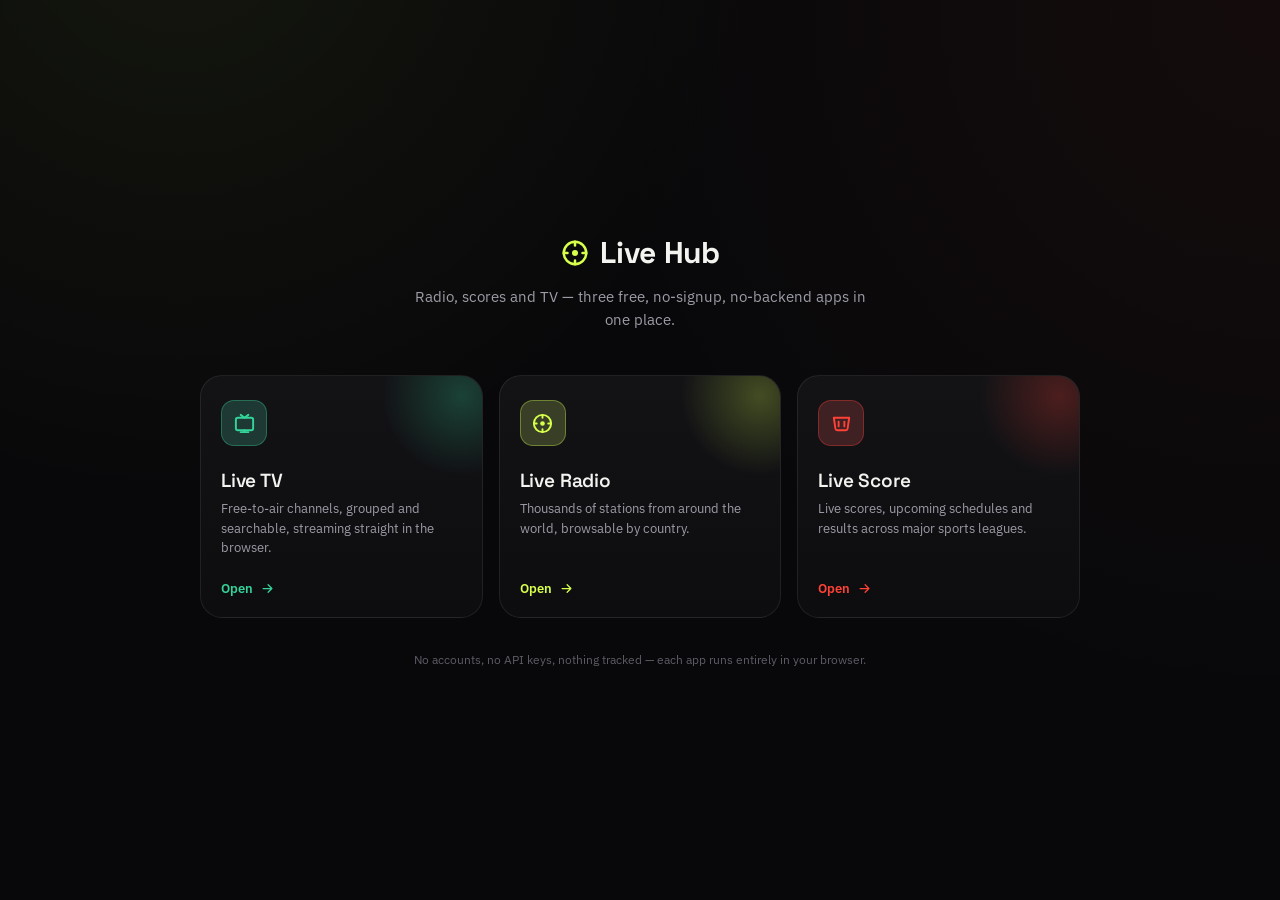
<file: index.html>
<!DOCTYPE html>
<html lang="en">
<head>
<meta charset="UTF-8">
<meta name="viewport" content="width=device-width, initial-scale=1.0, viewport-fit=cover">
<title>Live Hub — Radio, Scores &amp; TV</title>
<meta name="description" content="One home for Live Radio, Live Score and Live TV — free, no-signup, no-backend.">
<link rel="icon" href="data:image/svg+xml,%3Csvg xmlns='http://www.w3.org/2000/svg' viewBox='0 0 100 100'%3E%3Crect width='100' height='100' rx='22' fill='%230a0a0c'/%3E%3Ccircle cx='50' cy='50' r='30' fill='none' stroke='%23d7ff4b' stroke-width='7'/%3E%3Ccircle cx='50' cy='50' r='7' fill='%23d7ff4b'/%3E%3C/svg%3E">
<link rel="preconnect" href="https://fonts.googleapis.com">
<link rel="preconnect" href="https://fonts.gstatic.com" crossorigin>
<link href="https://fonts.googleapis.com/css2?family=Space+Grotesk:wght@500;600;700&family=IBM+Plex+Sans:wght@400;500;600&family=IBM+Plex+Mono:wght@400;500&display=swap" rel="stylesheet">
<link rel="stylesheet" href="shell.css">
</head>
<body>

<!-- ============ HOME SCREEN ============ -->
<div class="home" id="homeScreen">
  <div class="home-inner">
    <header class="home-head">
      <div class="brand">
        <span class="brand-mark" aria-hidden="true">
          <svg viewBox="0 0 24 24" fill="none"><circle cx="12" cy="12" r="9" stroke="currentColor" stroke-width="2"/><circle cx="12" cy="12" r="2.4" fill="currentColor"/><path d="M12 3v3M12 18v3M3 12h3M18 12h3" stroke="currentColor" stroke-width="2" stroke-linecap="round"/></svg>
        </span>
        <h1>Live Hub</h1>
      </div>
      <p class="home-tagline">Radio, scores and TV — three free, no-signup, no-backend apps in one place.</p>
    </header>

    <div class="app-grid" id="appGrid" role="list">


      <button class="app-card" data-app="tv" style="--accent:#34d399; --accent-ink:#07160f;" role="listitem">
        <span class="app-card-glow" aria-hidden="true"></span>
        <span class="app-card-icon">
          <svg viewBox="0 0 24 24" fill="none"><rect x="3" y="6" width="18" height="13" rx="2" stroke="currentColor" stroke-width="2"/><path d="M8 21h8M12 19v2M8 3l4 3 4-3" stroke="currentColor" stroke-width="2" stroke-linecap="round" stroke-linejoin="round"/></svg>
        </span>
        <span class="app-card-body">
          <span class="app-card-name">Live TV</span>
          <span class="app-card-desc">Free-to-air channels, grouped and searchable, streaming straight in the browser.</span>
        </span>
        <span class="app-card-cta">
          Open
          <svg viewBox="0 0 24 24" fill="none"><path d="M5 12h14M13 6l6 6-6 6" stroke="currentColor" stroke-width="2" stroke-linecap="round" stroke-linejoin="round"/></svg>
        </span>
      </button>
      
      <button class="app-card" data-app="radio" style="--accent:#d7ff4b; --accent-ink:#10130a;" role="listitem">
        <span class="app-card-glow" aria-hidden="true"></span>
        <span class="app-card-icon">
          <svg viewBox="0 0 24 24" fill="none"><circle cx="12" cy="12" r="9" stroke="currentColor" stroke-width="2"/><circle cx="12" cy="12" r="2.4" fill="currentColor"/><path d="M12 3v3M12 18v3M3 12h3M18 12h3" stroke="currentColor" stroke-width="2" stroke-linecap="round"/></svg>
        </span>
        <span class="app-card-body">
          <span class="app-card-name">Live Radio</span>
          <span class="app-card-desc">Thousands of stations from around the world, browsable by country.</span>
        </span>
        <span class="app-card-cta">
          Open
          <svg viewBox="0 0 24 24" fill="none"><path d="M5 12h14M13 6l6 6-6 6" stroke="currentColor" stroke-width="2" stroke-linecap="round" stroke-linejoin="round"/></svg>
        </span>
      </button>

      <button class="app-card" data-app="scores" style="--accent:#ff4136; --accent-ink:#180706;" role="listitem">
        <span class="app-card-glow" aria-hidden="true"></span>
        <span class="app-card-icon">
          <svg viewBox="0 0 24 24" fill="none"><path d="M4 6h16M4 6l1.6 11.2A2 2 0 0 0 7.6 19h8.8a2 2 0 0 0 2-1.8L20 6M9 10v5M15 10v5" stroke="currentColor" stroke-width="2" stroke-linecap="round" stroke-linejoin="round"/></svg>
        </span>
        <span class="app-card-body">
          <span class="app-card-name">Live Score</span>
          <span class="app-card-desc">Live scores, upcoming schedules and results across major sports leagues.</span>
        </span>
        <span class="app-card-cta">
          Open
          <svg viewBox="0 0 24 24" fill="none"><path d="M5 12h14M13 6l6 6-6 6" stroke="currentColor" stroke-width="2" stroke-linecap="round" stroke-linejoin="round"/></svg>
        </span>
      </button>



    </div>

    <p class="home-foot">No accounts, no API keys, nothing tracked — each app runs entirely in your browser.</p>
  </div>
</div>

<!-- ============ APP VIEW (iframe host) ============ -->
<div class="app-view" id="appView" hidden>
  <div class="app-bar">
    <button class="back-btn" id="backBtn" title="Back to home">
      <svg viewBox="0 0 24 24" fill="none"><path d="M19 12H5M11 18l-6-6 6-6" stroke="currentColor" stroke-width="2" stroke-linecap="round" stroke-linejoin="round"/></svg>
      <span>Home</span>
    </button>
    <div class="app-bar-title">
      <span class="app-bar-dot" id="appBarDot" aria-hidden="true"></span>
      <span id="appBarName">—</span>
    </div>
    <button class="reload-btn" id="syncBtn" title="Sync favorites (user.db)" hidden>
      <svg viewBox="0 0 24 24" fill="none"><path d="M7.5 15.5 2 6l3-5h9l5.5 9.5M7.5 15.5H18M7.5 15.5 4.5 20.5h9L18 15.5m-5.5-9.5L18 15.5" stroke="currentColor" stroke-width="1.6" stroke-linejoin="round"/></svg>
    </button>
    <button class="reload-btn" id="reloadBtn" title="Reload this app">
      <svg viewBox="0 0 24 24" fill="none"><path d="M3 12a9 9 0 1 1 3 6.7" stroke="currentColor" stroke-width="2" stroke-linecap="round"/><path d="M3 12V6M3 12h6" stroke="currentColor" stroke-width="2" stroke-linecap="round" stroke-linejoin="round"/></svg>
    </button>
  </div>
  <iframe id="appFrame" title="App" allow="autoplay; encrypted-media; picture-in-picture" allowfullscreen></iframe>
</div>

<script src="shell.js" defer></script>
</body>
</html>
</file>
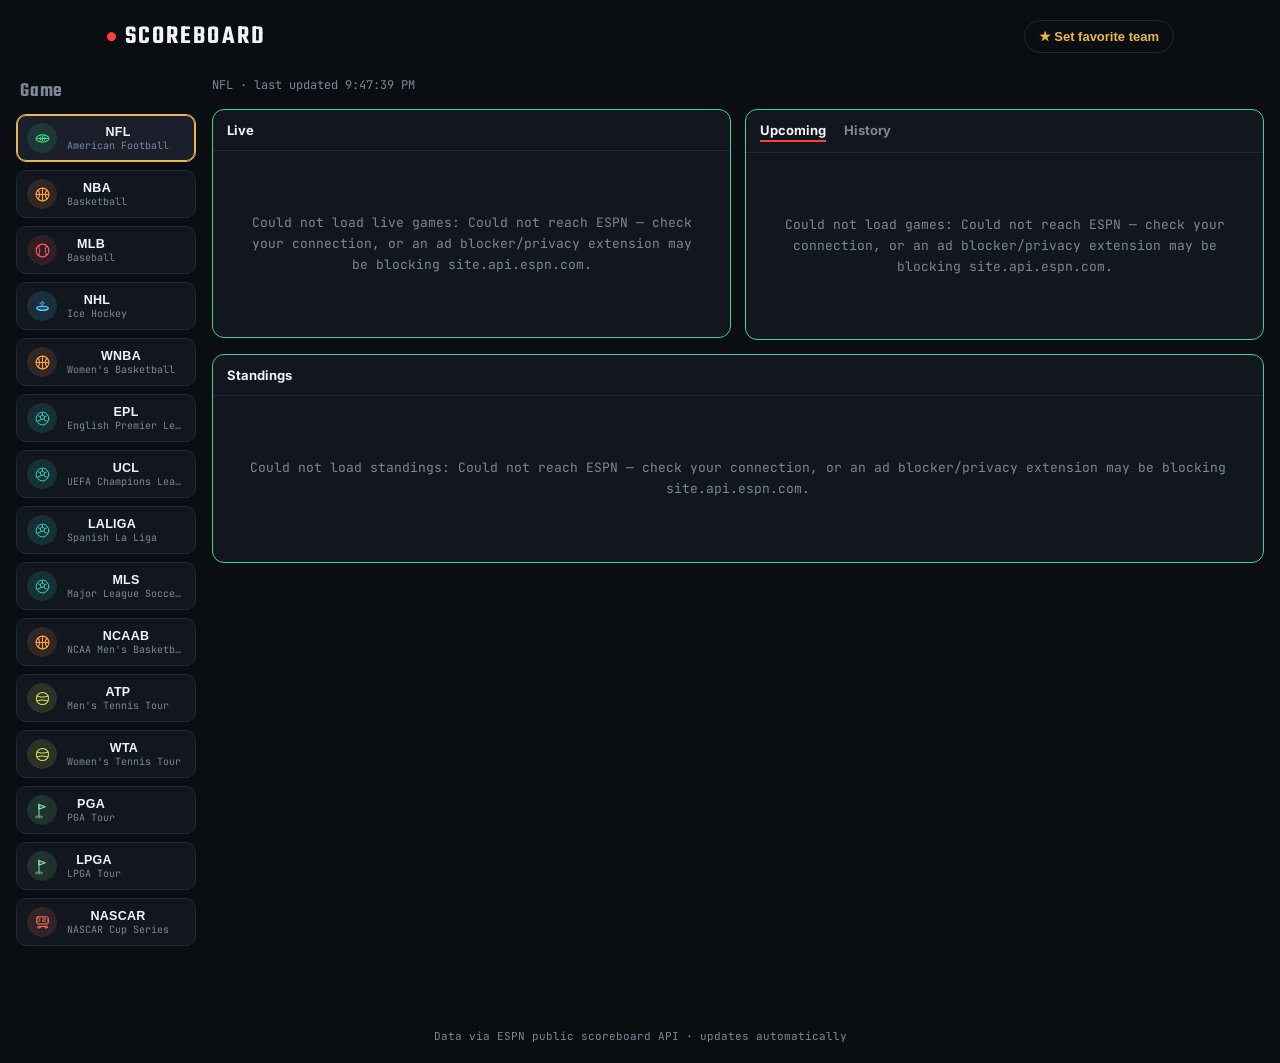
<file: scores/index.html>
<!DOCTYPE html>
<html lang="en">
<head>
<meta charset="UTF-8">
<meta name="viewport" content="width=device-width, initial-scale=1.0">
<title>Scoreboard — Live Scores, Schedules &amp; Results</title>
<meta name="description" content="Live scores, upcoming schedules and results across major sports leagues.">
<link rel="icon" href="data:image/svg+xml,<svg xmlns=%22http://www.w3.org/2000/svg%22 viewBox=%220 0 100 100%22><rect width=%22100%22 height=%22100%22 rx=%2218%22 fill=%22%230A0D12%22/><circle cx=%2250%22 cy=%2250%22 r=%2210%22 fill=%22%23FF4136%22/></svg>">
<link rel="preconnect" href="https://fonts.googleapis.com">
<link rel="preconnect" href="https://fonts.gstatic.com" crossorigin>
<link href="https://fonts.googleapis.com/css2?family=Teko:wght@400;500;600;700&family=Inter:wght@400;500;600;700;800&family=JetBrains+Mono:wght@400;500;600&display=swap" rel="stylesheet">
<style>
:root{
  --bg:#0A0D12;
  --surface:#12161F;
  --surface-2:#1A1F2B;
  --line:#232838;
  --text:#F2F4F7;
  --text-muted:#7C8797;
  --live:#FF4136;
  --gold:#E8B84B;
  --win:#34D399;
  --loss:#5B6472;
  --radius:10px;
}

*{box-sizing:border-box;}
html{-webkit-text-size-adjust:100%;}
body{
  margin:0;
  background:var(--bg);
  color:var(--text);
  font-family:'Inter',system-ui,sans-serif;
  min-height:100vh;
}
::selection{background:var(--gold);color:#111;}

/* ---------- Favorite ticker bar ---------- */
.fav-bar{
  background:linear-gradient(90deg,#161B26,#0F1319 70%);
  border-bottom:1px solid var(--line);
  overflow:hidden;
}
.fav-bar.hidden{display:none;}
.fav-bar-inner{
  max-width:1100px;
  margin:0 auto;
  display:flex;
  align-items:center;
  gap:12px;
  padding:10px 16px;
}
.fav-dot{
  width:8px;height:8px;border-radius:50%;
  background:var(--text-muted);
  flex:0 0 auto;
}
.fav-dot.live{background:var(--live);box-shadow:0 0 0 0 rgba(255,65,54,.6);animation:pulse 1.6s infinite;}
@keyframes pulse{
  0%{box-shadow:0 0 0 0 rgba(255,65,54,.55);}
  70%{box-shadow:0 0 0 8px rgba(255,65,54,0);}
  100%{box-shadow:0 0 0 0 rgba(255,65,54,0);}
}
.fav-logo{width:28px;height:28px;object-fit:contain;flex:0 0 auto;}
.fav-info{display:flex;flex-direction:column;line-height:1.2;flex:1 1 auto;min-width:0;}
.fav-name{font-weight:700;font-size:13px;letter-spacing:.02em;color:var(--gold);}
.fav-detail{font-size:12px;color:var(--text-muted);font-family:'JetBrains Mono',monospace;white-space:nowrap;overflow:hidden;text-overflow:ellipsis;}
.fav-score{
  font-family:'Teko',sans-serif;
  font-size:26px;font-weight:600;
  letter-spacing:.02em;
  color:var(--text);
  flex:0 0 auto;
}
.fav-clear{
  background:none;border:none;color:var(--text-muted);cursor:pointer;
  font-size:13px;padding:4px 6px;flex:0 0 auto;
}
.fav-clear:hover{color:var(--live);}

/* ---------- Top bar ---------- */
.topbar{
  max-width:1100px;margin:0 auto;
  display:flex;align-items:center;justify-content:space-between;
  padding:18px 16px 8px;
}
.brand{display:flex;align-items:center;gap:8px;}
.brand-mark{color:var(--live);font-size:12px;}
.brand-text{
  font-family:'Teko',sans-serif;
  font-size:26px;font-weight:600;
  letter-spacing:.08em;
}
.btn-ghost{
  background:transparent;
  border:1px solid var(--line);
  color:var(--gold);
  padding:8px 14px;
  border-radius:999px;
  font-size:13px;
  font-weight:600;
  cursor:pointer;
  transition:border-color .15s, background .15s;
}
.btn-ghost:hover{border-color:var(--gold);background:rgba(232,184,75,.08);}

/* ---------- App layout: sidebar + dashboard ---------- */
.app-layout{
  display:flex;
  align-items:flex-start;
  gap:16px;
  max-width:1400px;
  margin:0 auto;
  padding:14px 16px 60px;
}
.sidebar{
  flex:0 0 180px;
  position:sticky;
  top:14px;
  max-height:calc(100vh - 28px);
  overflow-y:auto;
  scrollbar-width:none;
}
.sidebar::-webkit-scrollbar{display:none;}
.sidebar-title{
  font-family:'Teko',sans-serif;font-size:20px;font-weight:600;
  color:var(--text-muted);letter-spacing:.04em;
  padding:0 4px 8px;
}
.league-list{display:flex;flex-direction:column;gap:8px;}
.league-item{
  display:flex;align-items:center;gap:10px;
  background:var(--surface);
  border:1px solid var(--line);
  border-radius:10px;
  padding:8px 10px;
  cursor:pointer;
  -webkit-user-select:none;user-select:none;
  transition:border-color .15s, background .15s;
}
.league-item:hover{border-color:#3A4256;}
.league-item.active{
  border-color:var(--gold);
  background:var(--surface-2);
  box-shadow:inset 0 0 0 1px var(--gold);
}
.league-item-icon{
  width:30px;height:30px;border-radius:50%;
  display:flex;align-items:center;justify-content:center;
  flex:0 0 auto;
}
.league-item-icon svg{width:17px;height:17px;display:block;}
.league-item-text{display:flex;flex-direction:column;line-height:1.2;min-width:0;}
.league-item-name{font-size:12.5px;font-weight:800;letter-spacing:.02em;color:var(--text);white-space:nowrap;overflow:hidden;text-overflow:ellipsis;}
.league-item-desc{font-size:10px;color:var(--text-muted);white-space:nowrap;overflow:hidden;text-overflow:ellipsis;font-family:'JetBrains Mono',monospace;}

/* ---------- Legacy chip style (still used by favorite-team league picker) ---------- */
.chip{
  background:var(--surface);
  border:1px solid var(--line);
  color:var(--text-muted);
  font-size:12px;font-weight:600;
  padding:6px 12px;
  border-radius:999px;
  cursor:pointer;
  white-space:nowrap;
}
.chip.active{color:var(--bg);background:var(--gold);border-color:var(--gold);}

/* ---------- Dashboard: Live / Upcoming-History / Standings panels ---------- */
main.dashboard{
  flex:1 1 auto;
  min-width:0;
  display:grid;
  grid-template-columns:1fr 1fr;
  grid-template-areas:
    "status   status"
    "live     updown"
    "standings standings";
  gap:14px;
  align-items:start;
}
.status-line{
  grid-area:status;
  font-family:'JetBrains Mono',monospace;
  font-size:12px;color:var(--text-muted);
  min-height:18px;
}
.panel-live{grid-area:live;}
.panel-updown{grid-area:updown;}
.panel-standings{grid-area:standings;}

.panel{
  border:1px solid var(--win);
  border-radius:12px;
  background:var(--surface);
  overflow:hidden;
  display:flex;flex-direction:column;
}
.panel-header{
  padding:12px 14px;
  border-bottom:1px solid var(--line);
  font-family:'Inter',sans-serif;font-weight:700;font-size:13px;
  color:var(--text);
  display:flex;gap:18px;align-items:center;
}
.panel-subtabs{padding:10px 14px;}
.subtab{
  background:none;border:none;color:var(--text-muted);
  font-family:'Inter',sans-serif;font-weight:700;font-size:13px;
  cursor:pointer;padding:2px 0;border-bottom:2px solid transparent;
}
.subtab.active{color:var(--text);border-bottom-color:var(--live);}
.panel-body{
  padding:12px;
  display:flex;flex-direction:column;gap:10px;
  max-height:520px;
  overflow-y:auto;
}
.panel-standings .panel-body{max-height:none;overflow-y:visible;}

@media (max-width:860px){
  .app-layout{flex-direction:column;padding:14px 12px 60px;}
  .sidebar{
    flex:0 0 auto;position:static;max-height:none;width:100%;
  }
  .league-list{flex-direction:row;overflow-x:auto;padding-bottom:4px;}
  .league-item{flex:0 0 auto;min-width:150px;}
  main.dashboard{
    grid-template-columns:1fr;
    grid-template-areas:
      "status"
      "live"
      "updown"
      "standings";
  }
}

/* ---------- Game card ---------- */
.game-card{
  background:var(--surface);
  border:1px solid var(--line);
  border-radius:var(--radius);
  padding:14px;
  cursor:pointer;
  transition:border-color .15s, transform .1s;
}
.game-card:hover{border-color:#3A4256;}
.game-card:active{transform:scale(.99);}
.game-card.is-favorite{border-color:var(--gold);}
.card-top{
  display:flex;justify-content:space-between;align-items:center;
  font-size:11px;color:var(--text-muted);
  font-family:'JetBrains Mono',monospace;
  margin-bottom:10px;
  text-transform:uppercase;letter-spacing:.05em;
}
.status-pill{
  padding:2px 8px;border-radius:999px;
  font-weight:700;font-size:10px;
}
.status-pill.live{background:rgba(255,65,54,.15);color:var(--live);}
.status-pill.pre{background:rgba(124,135,151,.15);color:var(--text-muted);}
.status-pill.post{background:rgba(124,135,151,.1);color:var(--text-muted);}
.matchup{display:flex;flex-direction:column;gap:8px;}
.team-row{display:flex;align-items:center;justify-content:space-between;gap:8px;}
.team-id{display:flex;align-items:center;gap:8px;min-width:0;}
.team-logo{width:22px;height:22px;object-fit:contain;flex:0 0 auto;}
.team-name{font-size:14px;font-weight:600;white-space:nowrap;overflow:hidden;text-overflow:ellipsis;}
.team-name.winner{color:var(--win);}
.team-score{
  font-family:'Teko',sans-serif;font-size:24px;font-weight:600;
  min-width:28px;text-align:right;
  color:var(--text);
}
.card-bottom{
  margin-top:10px;padding-top:8px;border-top:1px solid var(--line);
  font-size:11px;color:var(--text-muted);font-family:'JetBrains Mono',monospace;
  display:flex;justify-content:space-between;
}

/* ---------- Empty / loading ---------- */
.empty-state{
  grid-column:1/-1;
  text-align:center;
  padding:50px 20px;
  color:var(--text-muted);
  font-family:'JetBrains Mono',monospace;
  font-size:13px;
  line-height:1.6;
}

/* ---------- Leaderboard card (golf / racing) ---------- */
.leaderboard-title{
  font-size:14px;font-weight:700;margin-bottom:10px;
  white-space:nowrap;overflow:hidden;text-overflow:ellipsis;
}
.leaderboard-list{display:flex;flex-direction:column;gap:6px;}
.leaderboard-row{
  display:grid;grid-template-columns:20px 1fr auto;gap:8px;align-items:center;
  font-size:13px;
}
.lb-pos{color:var(--text-muted);font-family:'JetBrains Mono',monospace;font-size:11px;}
.lb-name{white-space:nowrap;overflow:hidden;text-overflow:ellipsis;}
.lb-score{font-family:'Teko',sans-serif;font-size:18px;font-weight:600;color:var(--gold);}
.leaderboard-detail-title{font-size:16px;font-weight:700;margin-bottom:10px;}
.leaderboard-detail-table{margin-top:4px;}

/* ---------- Standings ---------- */
.standings-view{max-width:1100px;margin:0 auto;}
.standings-view.hidden{display:none;}
.standings-group{margin-bottom:24px;}
.standings-group-title{
  font-family:'Teko',sans-serif;font-size:22px;font-weight:600;
  margin-bottom:8px;color:var(--text);
}
.standings-table{
  width:100%;border-collapse:collapse;
  font-family:'JetBrains Mono',monospace;font-size:12px;
  background:var(--surface);border:1px solid var(--line);border-radius:10px;overflow:hidden;
}
.standings-table th, .standings-table td{
  padding:8px 10px;text-align:center;border-bottom:1px solid var(--line);color:var(--text-muted);
}
.standings-table th{font-size:10px;text-transform:uppercase;letter-spacing:.04em;color:var(--text-muted);}
.standings-table tr:last-child td{border-bottom:none;}
.standings-table td:first-child, .standings-table th:first-child{text-align:left;}
.standings-team-cell{display:flex;align-items:center;gap:8px;color:var(--text);font-weight:600;}
.standings-rank{color:var(--text-muted);font-size:11px;width:16px;flex:0 0 auto;}
.standings-logo{width:20px;height:20px;object-fit:contain;flex:0 0 auto;}

/* ---------- Overlay / detail panel ---------- */
.overlay{
  position:fixed;inset:0;background:rgba(6,8,12,.7);
  display:flex;align-items:flex-end;justify-content:center;
  z-index:50;backdrop-filter:blur(2px);
}
.overlay.hidden{display:none;}
@media (min-width:640px){
  .overlay{align-items:center;}
}
.detail-panel{
  background:var(--surface);
  border:1px solid var(--line);
  width:100%;max-width:560px;
  max-height:88vh;overflow-y:auto;
  border-radius:16px 16px 0 0;
  padding:20px;
  position:relative;
}
@media (min-width:640px){
  .detail-panel{border-radius:16px;}
}
.detail-close{
  position:absolute;top:14px;right:14px;
  background:var(--surface-2);border:none;color:var(--text-muted);
  width:30px;height:30px;border-radius:50%;cursor:pointer;font-size:14px;
}
.loader{color:var(--text-muted);font-family:'JetBrains Mono',monospace;font-size:13px;padding:30px 0;text-align:center;}

/* Detail content */
.detail-league{font-size:11px;color:var(--text-muted);text-transform:uppercase;letter-spacing:.06em;font-family:'JetBrains Mono',monospace;margin-bottom:6px;}
.detail-status{font-size:12px;font-weight:700;color:var(--live);margin-bottom:14px;}
.detail-status.post{color:var(--text-muted);}
.detail-status.pre{color:var(--gold);}
.detail-matchup{display:flex;flex-direction:column;gap:14px;margin-bottom:16px;}
.detail-team{display:flex;align-items:center;justify-content:space-between;}
.detail-team-id{display:flex;align-items:center;gap:10px;}
.detail-logo{width:36px;height:36px;object-fit:contain;}
.detail-team-name{font-size:16px;font-weight:700;}
.detail-team-record{font-size:11px;color:var(--text-muted);font-family:'JetBrains Mono',monospace;}
.detail-score{font-family:'Teko',sans-serif;font-size:38px;font-weight:600;}

.linescore-table{width:100%;border-collapse:collapse;margin:14px 0;font-family:'JetBrains Mono',monospace;font-size:12px;}
.linescore-table th,.linescore-table td{padding:6px 8px;text-align:center;border-bottom:1px solid var(--line);color:var(--text-muted);}
.linescore-table td:first-child,.linescore-table th:first-child{text-align:left;color:var(--text);}
.linescore-table tr:last-child td{color:var(--text);font-weight:600;}

.detail-meta{font-size:12px;color:var(--text-muted);font-family:'JetBrains Mono',monospace;line-height:1.7;margin-top:10px;}
.detail-venue{margin-top:2px;}
.detail-note{margin-top:14px;padding:10px 12px;background:var(--surface-2);border-radius:8px;font-size:12px;color:var(--text-muted);}

/* ---------- Favorite picker ---------- */
.fav-panel-title{font-family:'Teko',sans-serif;font-size:26px;font-weight:600;margin:6px 0 2px;}
.fav-panel-sub{font-size:12px;color:var(--text-muted);margin-bottom:14px;}
.fav-league-select{display:flex;gap:8px;flex-wrap:wrap;margin-bottom:12px;}
.team-search{
  width:100%;padding:10px 12px;border-radius:8px;
  border:1px solid var(--line);background:var(--surface-2);color:var(--text);
  font-size:14px;margin-bottom:12px;
}
.team-search:focus{outline:1px solid var(--gold);}
.team-results{display:flex;flex-direction:column;gap:6px;max-height:340px;overflow-y:auto;}
.team-result-row{
  display:flex;align-items:center;gap:10px;
  padding:9px 10px;border-radius:8px;cursor:pointer;
  border:1px solid transparent;
}
.team-result-row:hover{background:var(--surface-2);border-color:var(--line);}
.team-result-logo{width:24px;height:24px;object-fit:contain;}
.team-result-name{font-size:13px;font-weight:600;}
.team-result-league{font-size:11px;color:var(--text-muted);margin-left:auto;font-family:'JetBrains Mono',monospace;}

/* ---------- Footer ---------- */
.footer{
  text-align:center;padding:20px;color:var(--text-muted);
  font-size:11px;font-family:'JetBrains Mono',monospace;
}

/* Focus visibility for accessibility */
button:focus-visible, .game-card:focus-visible, .chip:focus-visible, .league-item:focus-visible{
  outline:2px solid var(--gold);outline-offset:2px;
}

@media (prefers-reduced-motion:reduce){
  .fav-dot.live{animation:none;}
}

</style>
</head>
<body>

<div id="favoriteBar" class="fav-bar hidden">
  <div class="fav-bar-inner">
    <div class="fav-dot" id="favDot"></div>
    <img id="favLogo" class="fav-logo" alt="">
    <div class="fav-info">
      <span class="fav-name" id="favName">—</span>
      <span class="fav-detail" id="favDetail">No upcoming game found</span>
    </div>
    <div class="fav-score" id="favScore"></div>
    <button class="fav-clear" id="favClear" title="Remove favorite team" aria-label="Remove favorite team">✕</button>
  </div>
</div>

<header class="topbar">
  <div class="brand">
    <span class="brand-mark">●</span>
    <span class="brand-text">SCOREBOARD</span>
  </div>
  <button id="pickFavoriteBtn" class="btn-ghost">★ Set favorite team</button>
</header>

<div class="app-layout">
  <aside class="sidebar">
    <div class="sidebar-title">Game</div>
    <div class="league-list" id="leagueList"></div>
  </aside>

  <main class="dashboard" id="main">
    <div id="statusLine" class="status-line"></div>
    <section class="panel panel-live">
      <div class="panel-header"><span>Live</span></div>
      <div class="panel-body" id="liveBody"><div class="loader">Loading…</div></div>
    </section>

    <section class="panel panel-updown">
      <div class="panel-header panel-subtabs">
        <button class="subtab active" id="subtabUpcoming" data-subtab="upcoming">Upcoming</button>
        <button class="subtab" id="subtabHistory" data-subtab="history">History</button>
      </div>
      <div class="panel-body" id="upDownBody"><div class="loader">Loading…</div></div>
    </section>

    <section class="panel panel-standings">
      <div class="panel-header"><span>Standings</span></div>
      <div class="panel-body" id="standingsBody"><div class="loader">Loading…</div></div>
    </section>
  </main>
</div>

<!-- Game detail overlay -->
<div id="detailOverlay" class="overlay hidden">
  <div class="detail-panel">
    <button id="closeDetail" class="detail-close" aria-label="Close">✕</button>
    <div id="detailContent" class="detail-content">
      <div class="loader">Loading game…</div>
    </div>
  </div>
</div>

<!-- Favorite team picker overlay -->
<div id="favOverlay" class="overlay hidden">
  <div class="detail-panel fav-panel">
    <button id="closeFavPicker" class="detail-close" aria-label="Close">✕</button>
    <h2 class="fav-panel-title">Choose your team</h2>
    <div class="fav-panel-sub">Pick a league, then search for your team.</div>
    <div class="fav-league-select" id="favLeagueSelect"></div>
    <input id="teamSearch" class="team-search" type="text" placeholder="Search teams…" autocomplete="off">
    <div id="teamResults" class="team-results"></div>
  </div>
</div>

<footer class="footer">
  <span>Data via ESPN public scoreboard API · updates automatically</span>
</footer>

<script>
/*
 * api.js
 * -----------------------------------------------------------------------
 * Thin wrapper around ESPN's public "site.api.espn.com" endpoints.
 * These are the same endpoints ESPN's own website/app use for scoreboards.
 * They are read-only, free, and require NO API key or signup.
 *
 * If ESPN ever changes/blocks these endpoints, swap BASE_URL and the
 * path builders below — everything else in the app consumes the
 * normalized shapes returned by normalizeEvent()/normalizeTeam(), so a
 * future alternate provider only needs to be adapted here.
 * -----------------------------------------------------------------------
 */

const ESPN_BASE = 'https://site.api.espn.com/apis/site/v2/sports';

// Curated set of leagues to pull. Add/remove entries to change coverage.
// (league slugs verified against ESPN's public site.api.espn.com routes)
// icon/desc/color drive the league-picker rack — icons are generic custom
// glyphs (not official league marks, which are trademarked).
// format: 'match' (default, team/player-vs-team/player with a single score) |
//         'tennis' (a scoreboard "event" is a whole tournament containing many
//          matches nested in groupings[].competitions[]) |
//         'leaderboard' (golf/racing — one event has MANY entrants, not two)
const LEAGUES = [
  // --- Major North American leagues ---
  { id: 'nfl',      sport: 'football',   league: 'nfl',                    name: 'NFL',              short: 'NFL',    desc: 'American Football',           icon: 'football',   color: '#3DDC84' },
  { id: 'nba',      sport: 'basketball', league: 'nba',                    name: 'NBA',              short: 'NBA',    desc: 'Basketball',                   icon: 'basketball', color: '#FF9F45' },
  { id: 'mlb',      sport: 'baseball',   league: 'mlb',                    name: 'MLB',              short: 'MLB',    desc: 'Baseball',                     icon: 'baseball',   color: '#FF5C5C' },
  { id: 'nhl',      sport: 'hockey',     league: 'nhl',                    name: 'NHL',              short: 'NHL',    desc: 'Ice Hockey',                   icon: 'hockey',     color: '#5AC8FA' },
  { id: 'wnba',     sport: 'basketball', league: 'wnba',                   name: 'WNBA',             short: 'WNBA',   desc: "Women's Basketball",           icon: 'basketball', color: '#FF9F45' },
  // --- Soccer ---
  { id: 'eng.1',    sport: 'soccer',     league: 'eng.1',                  name: 'Premier League',   short: 'EPL',    desc: 'English Premier League',       icon: 'soccer',     color: '#34D8C7' },
  { id: 'uefa.champions', sport: 'soccer', league: 'uefa.champions',       name: 'Champions League', short: 'UCL',    desc: 'UEFA Champions League',        icon: 'soccer',     color: '#34D8C7' },
  { id: 'esp.1',    sport: 'soccer',     league: 'esp.1',                  name: 'La Liga',          short: 'LALIGA', desc: 'Spanish La Liga',              icon: 'soccer',     color: '#34D8C7' },
  { id: 'usa.1',    sport: 'soccer',     league: 'usa.1',                  name: 'MLS',              short: 'MLS',    desc: 'Major League Soccer (US)',     icon: 'soccer',     color: '#34D8C7' },
  // --- College ---
  { id: 'mens-college-basketball', sport: 'basketball', league: 'mens-college-basketball', name: 'NCAA Basketball (M)', short: 'NCAAB', desc: "NCAA Men's Basketball", icon: 'basketball', color: '#FF9F45' },
  // --- Tennis (each scoreboard "event" is a tournament containing many
  //     matches — normalized/flattened separately, see normalizeTennisMatch) ---
  { id: 'tennis-atp', sport: 'tennis', league: 'atp',                      name: 'Tennis — ATP',     short: 'ATP',    desc: "Men's Tennis Tour",            icon: 'tennis',     color: '#D6E85A', format: 'tennis' },
  { id: 'tennis-wta', sport: 'tennis', league: 'wta',                      name: 'Tennis — WTA',     short: 'WTA',    desc: "Women's Tennis Tour",          icon: 'tennis',     color: '#D6E85A', format: 'tennis' },
  // --- Golf (leaderboard of many players, not head-to-head) ---
  { id: 'golf-pga',  sport: 'golf', league: 'pga',                         name: 'Golf — PGA Tour',  short: 'PGA',    desc: 'PGA Tour',                     icon: 'golf',       color: '#7FE0A0', format: 'leaderboard' },
  { id: 'golf-lpga', sport: 'golf', league: 'lpga',                        name: 'Golf — LPGA',      short: 'LPGA',   desc: 'LPGA Tour',                    icon: 'golf',       color: '#7FE0A0', format: 'leaderboard' },
  // --- NASCAR (leaderboard of drivers, not head-to-head) ---
  { id: 'nascar-cup', sport: 'racing', league: 'nascar-premier',           name: 'NASCAR Cup Series', short: 'NASCAR', desc: 'NASCAR Cup Series',           icon: 'racing',     color: '#FF7A59', format: 'leaderboard' },
  // --- Cricket (ESPN's cricket scoreboard is series-based; these slugs
  //     only return events while that series/tournament is actually live.
  //     "ipl" and "icc.t20" are live-verified; "icc.cricket.world.cup"
  //     follows the same icc.* pattern but is best-effort/unverified.) ---
  { id: 'cricket-ipl', sport: 'cricket', league: 'ipl',                    name: 'Cricket — IPL',    short: 'IPL',    desc: 'Indian Premier League',        icon: 'cricket',    color: '#B98CFF' },
  { id: 'cricket-t20wc', sport: 'cricket', league: 'icc.t20',              name: 'Cricket — T20 World Cup', short: 'T20 WC', desc: 'ICC T20 World Cup',    icon: 'cricket',    color: '#B98CFF' },
  { id: 'cricket-odiwc', sport: 'cricket', league: 'icc.cricket.world.cup', name: 'Cricket — ODI World Cup', short: 'ODI WC', desc: 'ICC Cricket World Cup', icon: 'cricket',   color: '#B98CFF' },
  // --- Hockey (ice) at the Olympics ---
  { id: 'oly-hockey-m', sport: 'hockey', league: 'mens-olympic-hockey',    name: "Olympics — Men's Hockey", short: 'OLY HKY (M)', desc: 'Olympic Ice Hockey (M)', icon: 'trophy', color: '#E8B84B' },
  { id: 'oly-hockey-w', sport: 'hockey', league: 'womens-olympic-hockey',  name: "Olympics — Women's Hockey", short: 'OLY HKY (W)', desc: 'Olympic Ice Hockey (W)', icon: 'trophy', color: '#E8B84B' },
  // --- Olympics — basketball & soccer (only populated during the Games) ---
  { id: 'oly-bball-m', sport: 'basketball', league: 'mens-olympics-basketball', name: "Olympics — Men's Basketball", short: 'OLY BBALL (M)', desc: 'Olympic Basketball (M)', icon: 'trophy', color: '#E8B84B' },
  { id: 'oly-bball-w', sport: 'basketball', league: 'womens-olympics-basketball', name: "Olympics — Women's Basketball", short: 'OLY BBALL (W)', desc: 'Olympic Basketball (W)', icon: 'trophy', color: '#E8B84B' },
  { id: 'oly-soccer-m', sport: 'soccer', league: 'fifa.olympics',          name: "Olympics — Men's Soccer", short: 'OLY SOCCER (M)', desc: 'Olympic Soccer (M)', icon: 'trophy', color: '#E8B84B' },
  { id: 'oly-soccer-w', sport: 'soccer', league: 'fifa.w.olympics',        name: "Olympics — Women's Soccer", short: 'OLY SOCCER (W)', desc: 'Olympic Soccer (W)', icon: 'trophy', color: '#E8B84B' },
];

// Small generic sport glyphs (NOT official league/Olympic marks — those are
// trademarked). Single-color, 24x24 viewBox, sized via CSS.
const SPORT_ICONS = {
  football: '<svg viewBox="0 0 24 24" fill="none" stroke="currentColor" stroke-width="1.6" stroke-linecap="round"><ellipse cx="12" cy="12" rx="9" ry="5.2"/><line x1="4.2" y1="12" x2="19.8" y2="12"/><line x1="9" y1="10" x2="9" y2="14"/><line x1="12" y1="9.3" x2="12" y2="14.7"/><line x1="15" y1="10" x2="15" y2="14"/></svg>',
  basketball: '<svg viewBox="0 0 24 24" fill="none" stroke="currentColor" stroke-width="1.6" stroke-linecap="round"><circle cx="12" cy="12" r="9"/><path d="M3 12h18M12 3v18M5.8 5.8c2.8 3 2.8 9.4 0 12.4M18.2 5.8c-2.8 3-2.8 9.4 0 12.4"/></svg>',
  baseball: '<svg viewBox="0 0 24 24" fill="none" stroke="currentColor" stroke-width="1.6" stroke-linecap="round"><circle cx="12" cy="12" r="9"/><path d="M6.3 5.3c2.3 2.3 2.3 11.1 0 13.4M17.7 5.3c-2.3 2.3-2.3 11.1 0 13.4" stroke-dasharray="1.6 1.8"/></svg>',
  hockey: '<svg viewBox="0 0 24 24" fill="none" stroke="currentColor" stroke-width="1.6" stroke-linecap="round"><ellipse cx="12" cy="14.5" rx="8" ry="2.8" fill="currentColor" fill-opacity="0.18"/><ellipse cx="12" cy="14.5" rx="8" ry="2.8"/><path d="M8.5 8.5 12 5l2 2-3 3" stroke-opacity="0.7"/></svg>',
  soccer: '<svg viewBox="0 0 24 24" fill="none" stroke="currentColor" stroke-width="1.3" stroke-linecap="round" stroke-linejoin="round"><circle cx="12" cy="12" r="9"/><path d="M12 7.2l3 2.2-1.1 3.6H10.1L9 9.4z"/><path d="M12 7.2V4.3M15 9.4l2.9-1.1M9 9.4l-2.9-1.1M13.9 12.6l1.8 2.7h3M10.1 12.6l-1.8 2.7h-3"/></svg>',
  cricket: '<svg viewBox="0 0 24 24" fill="none" stroke="currentColor" stroke-width="1.6" stroke-linecap="round" stroke-linejoin="round"><line x1="6" y1="18.5" x2="13.5" y2="11"/><rect x="12.3" y="4.6" width="3" height="7.4" rx="1.2" transform="rotate(45 13.8 8.3)"/><circle cx="18.3" cy="18.3" r="2.1"/></svg>',
  trophy: '<svg viewBox="0 0 24 24" fill="none" stroke="currentColor" stroke-width="1.5" stroke-linecap="round" stroke-linejoin="round"><path d="M7 3.3h10v3.8a5 5 0 0 1-10 0V3.3z"/><path d="M7 4.4H4.3a3 3 0 0 0 3 4.6M17 4.4h2.7a3 3 0 0 1-3 4.6"/><path d="M12 11.7v3.6"/><path d="M9 20h6"/><path d="M9.8 20c0-1.7.7-2.3 2.2-2.8 1.5-.5 2.2-1.1 2.2-2.8"/></svg>',
  tennis: '<svg viewBox="0 0 24 24" fill="none" stroke="currentColor" stroke-width="1.5" stroke-linecap="round" stroke-linejoin="round"><circle cx="12" cy="12" r="8.5"/><path d="M4.3 8.3c3 2 9.4 2 15.4 0M4.3 15.7c3-2 9.4-2 15.4 0"/></svg>',
  golf: '<svg viewBox="0 0 24 24" fill="none" stroke="currentColor" stroke-width="1.5" stroke-linecap="round" stroke-linejoin="round"><line x1="7" y1="21" x2="7" y2="3"/><path d="M7 3.5l9 3.3-9 3.3z" fill="currentColor" fill-opacity="0.25"/><ellipse cx="7" cy="21" rx="5" ry="1.3" opacity="0.5"/></svg>',
  racing: '<svg viewBox="0 0 24 24" fill="none" stroke="currentColor" stroke-width="1.4" stroke-linecap="round" stroke-linejoin="round"><rect x="4" y="4" width="16" height="10" rx="1.2"/><path d="M4 6.5h4v2H8v2H4M12 6.5h4v2h-4v2h4M20 6.5v5" opacity="0.7"/><circle cx="7" cy="18.5" r="1.6"/><circle cx="17" cy="18.5" r="1.6"/><path d="M8.4 17.5h7.2"/></svg>',
};

function leagueById(id) {
  return LEAGUES.find(l => l.id === id);
}

function scoreboardUrl(lg, dateStr) {
  let url = `${ESPN_BASE}/${lg.sport}/${lg.league}/scoreboard?limit=100`;
  if (dateStr) url += `&dates=${dateStr}`;
  return url;
}

function summaryUrl(lg, eventId) {
  return `${ESPN_BASE}/${lg.sport}/${lg.league}/summary?event=${eventId}`;
}

function teamsUrl(lg) {
  return `${ESPN_BASE}/${lg.sport}/${lg.league}/teams?limit=200`;
}

function teamScheduleUrl(lg, teamId, season) {
  let url = `${ESPN_BASE}/${lg.sport}/${lg.league}/teams/${teamId}/schedule`;
  if (season) url += `?season=${season}`;
  return url;
}

async function fetchJson(url, timeoutMs) {
  const attempt = async () => {
    const controller = new AbortController();
    const timer = setTimeout(() => controller.abort(), timeoutMs || 12000);
    try {
      const res = await fetch(url, { cache: 'no-store', signal: controller.signal });
      if (!res.ok) throw new Error(`ESPN returned ${res.status} ${res.statusText}`);
      return await res.json();
    } finally {
      clearTimeout(timer);
    }
  };

  try {
    return await attempt();
  } catch (firstErr) {
    // ESPN's endpoints are unofficial and occasionally flaky — one silent
    // retry clears up most transient blips before we bother the user.
    try {
      await new Promise(r => setTimeout(r, 500));
      return await attempt();
    } catch (err) {
      if (err.name === 'AbortError') {
        throw new Error('Request timed out — ESPN may be slow or the request is being blocked (try disabling ad blockers/privacy extensions for this site).');
      }
      // A generic "Failed to fetch" almost always means CORS, an offline
      // connection, or a browser extension blocking the request.
      throw new Error(err.message === 'Failed to fetch'
        ? 'Could not reach ESPN — check your connection, or an ad blocker/privacy extension may be blocking site.api.espn.com.'
        : err.message);
    }
  }
}

function fmtDate(d) {
  const y = d.getFullYear();
  const m = String(d.getMonth() + 1).padStart(2, '0');
  const day = String(d.getDate()).padStart(2, '0');
  return `${y}${m}${day}`;
}

/** Normalize one ESPN scoreboard "event" into a shape the UI understands. */
function normalizeEvent(raw, lg) {
  const comp = raw.competitions && raw.competitions[0];
  const competitors = (comp && comp.competitors) || [];
  const home = competitors.find(c => c.homeAway === 'home') || competitors[0];
  const away = competitors.find(c => c.homeAway === 'away') || competitors[1];
  const status = raw.status || {};
  const state = status.type ? status.type.state : 'pre'; // 'pre' | 'in' | 'post'

  const mapTeam = (c) => c && {
    id: c.id,
    name: c.team ? (c.team.shortDisplayName || c.team.displayName) : 'TBD',
    fullName: c.team ? c.team.displayName : 'TBD',
    abbrev: c.team ? c.team.abbreviation : '',
    logo: c.team && c.team.logo,
    score: c.score,
    winner: !!c.winner,
    record: (c.records && c.records[0] && c.records[0].summary) || '',
  };

  return {
    id: raw.id,
    leagueId: lg.id,
    leagueName: lg.name,
    leagueShort: lg.short,
    format: 'match',
    name: raw.name || raw.shortName,
    date: raw.date,
    state,                                   // pre | in | post
    statusDetail: status.type ? status.type.shortDetail : '',
    statusName: status.type ? status.type.name : '',
    clock: status.displayClock,
    period: status.period,
    venue: comp && comp.venue && comp.venue.fullName,
    home: mapTeam(home),
    away: mapTeam(away),
  };
}

/** Normalize a golf/racing "leaderboard" event — one tournament/race with MANY
 *  entrants rather than two competitors. Used for format:'leaderboard' leagues. */
function normalizeLeaderboardEvent(raw, lg) {
  const comp = raw.competitions && raw.competitions[0];
  if (!comp) return null;
  const status = comp.status || raw.status || {};
  const state = status.type ? status.type.state : 'pre';
  const competitors = comp.competitors || [];

  const leaders = competitors.map(c => ({
    id: c.id,
    order: c.order,
    name: c.athlete ? (c.athlete.shortName || c.athlete.displayName) : 'TBD',
    fullName: c.athlete ? c.athlete.displayName : 'TBD',
    flag: c.athlete && c.athlete.flag && c.athlete.flag.href,
    score: c.score,          // golf: relative-to-par string like "E"/"-5"; nascar: usually absent
    winner: !!c.winner,
  })).sort((a, b) => (a.order || 0) - (b.order || 0));

  return {
    id: raw.id,
    leagueId: lg.id,
    leagueName: lg.name,
    leagueShort: lg.short,
    format: 'leaderboard',
    name: raw.name || raw.shortName,
    date: raw.date,
    state,
    statusDetail: status.type ? status.type.shortDetail : '',
    statusName: status.type ? status.type.name : '',
    venue: comp.venue && comp.venue.fullName,
    leaders,
  };
}

/** Flatten one tennis "event" (a tournament) into individual match objects —
 *  tennis nests matches under groupings[].competitions[] rather than
 *  exposing a single top-level competitions[0] like team sports do. */
function normalizeTennisEvent(raw, lg) {
  const out = [];
  const groupings = raw.groupings || [];
  groupings.forEach(g => {
    const groupName = g.grouping && g.grouping.displayName;
    (g.competitions || []).forEach(comp => {
      const competitors = comp.competitors || [];
      const home = competitors.find(c => c.homeAway === 'home') || competitors[0];
      const away = competitors.find(c => c.homeAway === 'away') || competitors[1];
      const status = comp.status || {};
      const state = status.type ? status.type.state : 'pre';

      const mapPlayer = (c) => {
        if (!c) return null;
        const sets = c.linescores || [];
        const setsWon = sets.filter(s => s.winner).length;
        return {
          id: c.id,
          name: c.athlete ? (c.athlete.shortName || c.athlete.displayName) : 'TBD',
          fullName: c.athlete ? c.athlete.displayName : 'TBD',
          logo: c.athlete && c.athlete.flag && c.athlete.flag.href,
          score: sets.length ? String(setsWon) : null, // sets won, for the compact card
          winner: !!c.winner,
          record: '',
          sets,
        };
      };

      out.push({
        id: comp.id,
        leagueId: lg.id,
        leagueName: lg.name,
        leagueShort: lg.short,
        format: 'tennis',
        name: `${(away && away.athlete && away.athlete.shortName) || 'TBD'} vs ${(home && home.athlete && home.athlete.shortName) || 'TBD'}`,
        tournamentName: raw.shortName || raw.name,
        groupName,
        round: comp.round && comp.round.displayName,
        date: comp.date || raw.date,
        state,
        statusDetail: status.type ? status.type.shortDetail : '',
        statusName: status.type ? status.type.name : '',
        venue: comp.venue && (comp.venue.fullName + (comp.venue.court ? ' · ' + comp.venue.court : '')),
        home: mapPlayer(home),
        away: mapPlayer(away),
      });
    });
  });
  return out;
}

/** Normalize a raw ESPN events[] array according to the league's format. */
function normalizeRawEvents(rawEvents, lg) {
  if (lg.format === 'leaderboard') {
    return rawEvents.map(e => normalizeLeaderboardEvent(e, lg)).filter(Boolean);
  }
  if (lg.format === 'tennis') {
    return rawEvents.flatMap(e => normalizeTennisEvent(e, lg));
  }
  return rawEvents.map(e => normalizeEvent(e, lg));
}

/** Fetch + normalize a scoreboard for one league on one date (optional). */
async function getLeagueScoreboard(leagueId, dateStr) {
  const lg = leagueById(leagueId);
  const data = await fetchJson(scoreboardUrl(lg, dateStr));
  const events = data.events || [];
  return normalizeRawEvents(events, lg);
}

/** Fetch a scoreboard across ALL configured leagues for a single date (or "today" if omitted). Failures in one league don't kill the rest. */
async function getAllLeaguesScoreboard(dateStr) {
  const results = await Promise.allSettled(
    LEAGUES.map(lg => fetchJson(scoreboardUrl(lg, dateStr)).then(data => normalizeRawEvents(data.events || [], lg)))
  );
  let all = [];
  results.forEach(r => { if (r.status === 'fulfilled') all = all.concat(r.value); });
  return all;
}

/** Pull a window of dates (for History / Upcoming) across all leagues. dayOffsets e.g. [-1,-2,-3] or [1,2,3].
 *  Uses allSettled so one flaky date/league doesn't take down the whole result — only throws if EVERY request failed. */
async function getAllLeaguesForDays(dayOffsets) {
  const today = new Date();
  const dateStrs = dayOffsets.map(off => {
    const d = new Date(today);
    d.setDate(d.getDate() + off);
    return fmtDate(d);
  });
  const results = await Promise.allSettled(dateStrs.map(ds => getAllLeaguesScoreboard(ds)));
  const fulfilled = results.filter(r => r.status === 'fulfilled');
  if (!fulfilled.length && results.length) {
    throw results[0].reason || new Error('All requests failed.');
  }
  results.forEach(r => { if (r.status === 'rejected') console.warn('getAllLeaguesForDays: one date request failed, continuing with the rest:', r.reason); });
  return fulfilled.flatMap(r => r.value);
}

/** Pull a window of dates for a SINGLE league (used by the league-rack single-select filter).
 *  Uses allSettled so one flaky date doesn't take down the whole result — only throws if EVERY request failed. */
async function getLeagueForDays(leagueId, dayOffsets) {
  const today = new Date();
  const dateStrs = dayOffsets.map(off => {
    const d = new Date(today);
    d.setDate(d.getDate() + off);
    return fmtDate(d);
  });
  const results = await Promise.allSettled(dateStrs.map(ds => getLeagueScoreboard(leagueId, ds)));
  const fulfilled = results.filter(r => r.status === 'fulfilled');
  if (!fulfilled.length && results.length) {
    throw results[0].reason || new Error('All requests failed.');
  }
  results.forEach(r => { if (r.status === 'rejected') console.warn('getLeagueForDays: one date request failed, continuing with the rest:', r.reason); });
  return fulfilled.flatMap(r => r.value);
}

async function getEventSummary(leagueId, eventId) {
  const lg = leagueById(leagueId);
  return fetchJson(summaryUrl(lg, eventId));
}

async function getLeagueTeams(leagueId) {
  const lg = leagueById(leagueId);
  const data = await fetchJson(teamsUrl(lg));
  const list = (data.sports && data.sports[0] && data.sports[0].leagues && data.sports[0].leagues[0] && data.sports[0].leagues[0].teams) || [];
  return list.map(t => ({
    id: t.team.id,
    name: t.team.displayName,
    abbrev: t.team.abbreviation,
    logo: t.team.logos && t.team.logos[0] && t.team.logos[0].href,
    leagueId,
  }));
}

async function getTeamSchedule(leagueId, teamId) {
  const lg = leagueById(leagueId);
  const data = await fetchJson(teamScheduleUrl(lg, teamId));
  const events = data.events || [];
  return events.map(e => normalizeEvent(e, lg));
}

/** Standings live under /apis/v2/ (not /apis/site/v2/, which returns an empty stub for this resource). */
function standingsUrl(lg) {
  return `${ESPN_BASE.replace('/apis/site/v2/sports', '/apis/v2/sports')}/${lg.sport}/${lg.league}/standings`;
}

/** Fetch + normalize a league's standings into a flat list of groups (conference/division/table),
 *  each with an ordered list of team rows and whichever stat columns ESPN provided for that sport.
 *  Not meaningful for individual/leaderboard sports (tennis, golf, racing) — callers should check
 *  the league's format before calling this. */
async function getStandings(leagueId) {
  const lg = leagueById(leagueId);
  const data = await fetchJson(standingsUrl(lg));

  // Common column set we look for across sports; only columns that are
  // actually present in the data get rendered (see buildStandingsTable).
  const WANTED_STATS = ['wins', 'losses', 'ties', 'otlosses', 'winpercent', 'points', 'gamesbehind'];

  function extractGroup(node) {
    const entries = (node.standings && node.standings.entries) || [];
    const rows = entries.map(entry => {
      const statsByType = {};
      (entry.stats || []).forEach(s => { statsByType[s.type] = s; });
      return {
        team: {
          id: entry.team.id,
          name: entry.team.shortDisplayName || entry.team.displayName,
          abbrev: entry.team.abbreviation,
          logo: entry.team.logos && entry.team.logos[0] && entry.team.logos[0].href,
        },
        stats: WANTED_STATS
          .filter(t => statsByType[t])
          .map(t => ({ type: t, label: statsByType[t].shortDisplayName || statsByType[t].abbreviation, value: statsByType[t].displayValue })),
      };
    });
    return { name: node.name || node.abbreviation || 'Standings', rows };
  }

  if (Array.isArray(data.children) && data.children.length) {
    return data.children.map(extractGroup).filter(g => g.rows.length);
  }
  if (data.standings) {
    return [extractGroup(data)].filter(g => g.rows.length);
  }
  return [];
}


/*
 * favorites.js
 * Handles storing the user's favorite team (localStorage — no account
 * needed) and rendering the pinned ticker bar with that team's most
 * relevant game (live > next upcoming > most recent finished).
 */

const FAV_KEY = 'scoreboard.favoriteTeam';

function getFavoriteTeam() {
  try {
    const raw = localStorage.getItem(FAV_KEY);
    return raw ? JSON.parse(raw) : null;
  } catch (e) {
    return null;
  }
}

function setFavoriteTeam(team) {
  localStorage.setItem(FAV_KEY, JSON.stringify(team));
}

function clearFavoriteTeam() {
  localStorage.removeItem(FAV_KEY);
}

/** Pick the most relevant game from a team's schedule: live first, else soonest upcoming, else most recent past. */
function pickRelevantGame(events) {
  const live = events.find(e => e.state === 'in');
  if (live) return live;

  const now = Date.now();
  const upcoming = events
    .filter(e => e.state === 'pre' && new Date(e.date).getTime() >= now)
    .sort((a, b) => new Date(a.date) - new Date(b.date));
  if (upcoming[0]) return upcoming[0];

  const past = events
    .filter(e => e.state === 'post')
    .sort((a, b) => new Date(b.date) - new Date(a.date));
  return past[0] || null;
}

async function renderFavoriteBar() {
  const bar = document.getElementById('favoriteBar');
  const fav = getFavoriteTeam();
  if (!fav) {
    bar.classList.add('hidden');
    return;
  }
  bar.classList.remove('hidden');

  document.getElementById('favLogo').src = fav.logo || '';
  document.getElementById('favLogo').alt = fav.name;
  document.getElementById('favName').textContent = fav.name;
  document.getElementById('favDetail').textContent = 'Loading…';
  document.getElementById('favScore').textContent = '';
  document.getElementById('favDot').classList.remove('live');

  try {
    const events = await getTeamSchedule(fav.leagueId, fav.id);
    const game = pickRelevantGame(events);
    if (!game) {
      document.getElementById('favDetail').textContent = 'No games found';
      return;
    }
    const isFavHome = game.home && game.home.id === fav.id;
    const opp = isFavHome ? game.away : game.home;
    const mine = isFavHome ? game.home : game.away;

    if (game.state === 'in') {
      document.getElementById('favDot').classList.add('live');
      document.getElementById('favDetail').textContent = `LIVE vs ${opp ? opp.name : 'TBD'} · ${game.statusDetail || ''}`;
      document.getElementById('favScore').textContent = `${mine.score ?? '0'}–${opp ? (opp.score ?? '0') : '0'}`;
    } else if (game.state === 'pre') {
      const d = new Date(game.date);
      document.getElementById('favDetail').textContent = `Next: vs ${opp ? opp.name : 'TBD'} · ${d.toLocaleString(undefined, { weekday: 'short', month: 'short', day: 'numeric', hour: 'numeric', minute: '2-digit' })}`;
      document.getElementById('favScore').textContent = '';
    } else {
      const result = mine.winner ? 'W' : (opp && opp.winner ? 'L' : 'T');
      document.getElementById('favDetail').textContent = `Last: ${result} vs ${opp ? opp.name : 'TBD'}`;
      document.getElementById('favScore').textContent = `${mine.score ?? ''}–${opp ? (opp.score ?? '') : ''}`;
    }

    bar.onclick = (ev) => {
      if (ev.target.id === 'favClear') return;
      openGameDetail(game.leagueId, game.id);
    };
  } catch (e) {
    document.getElementById('favDetail').textContent = 'Could not load team data';
  }
}

document.addEventListener('DOMContentLoaded', () => {
  document.getElementById('favClear').addEventListener('click', (e) => {
    e.stopPropagation();
    clearFavoriteTeam();
    renderFavoriteBar();
  });
});


/*
 * app.js — wires up the UI: tabs (Live/Upcoming/History), league filter
 * chips, the game grid, the game detail overlay, and the favorite-team
 * picker. All data comes from api.js (ESPN public endpoints, no key).
 */

const state = {
  selectedLeague: 'nfl', // single-select — only this league's data is ever fetched/shown
  subTab: 'upcoming',    // which dataset the Upcoming/History panel currently shows
  liveEvents: [],
  upcomingEvents: [],
  historyEvents: [],
  loading: false,
};

let refreshTimer = null;

// ---------------------------------------------------------------- sidebar league list
let sidebarBuilt = false;

function renderLeagueSidebar() {
  const list = document.getElementById('leagueList');
  if (!sidebarBuilt) {
    list.innerHTML = '';
    LEAGUES.forEach(lg => {
      const btn = document.createElement('button');
      btn.className = 'league-item';
      btn.type = 'button';
      btn.dataset.league = lg.id;
      btn.setAttribute('role', 'radio');
      btn.innerHTML = `
        <span class="league-item-icon" style="color:${lg.color};background:${lg.color}22;">${SPORT_ICONS[lg.icon] || ''}</span>
        <span class="league-item-text">
          <span class="league-item-name">${escapeHtml(lg.short)}</span>
          <span class="league-item-desc">${escapeHtml(lg.desc || '')}</span>
        </span>`;
      btn.addEventListener('click', () => selectLeague(lg.id));
      list.appendChild(btn);
    });
    sidebarBuilt = true;
  }
  updateSidebarActiveState();
}

function updateSidebarActiveState() {
  document.querySelectorAll('.league-item').forEach(el => {
    const active = el.dataset.league === state.selectedLeague;
    el.classList.toggle('active', active);
    el.setAttribute('aria-checked', active);
  });
}

function selectLeague(id) {
  if (state.selectedLeague === id) return;
  state.selectedLeague = id;
  updateSidebarActiveState();
  loadLeague(id);
}

// ---------------------------------------------------------------- upcoming/history subtabs
document.getElementById('subtabUpcoming').addEventListener('click', () => setSubTab('upcoming'));
document.getElementById('subtabHistory').addEventListener('click', () => setSubTab('history'));

function setSubTab(name) {
  if (state.subTab === name) return;
  state.subTab = name;
  document.getElementById('subtabUpcoming').classList.toggle('active', name === 'upcoming');
  document.getElementById('subtabHistory').classList.toggle('active', name === 'history');
  renderUpDownBody();
}

/** Load & render all three panels (Live, Upcoming/History, Standings) for a league. Each
 *  panel loads and fails independently so one slow/broken panel doesn't block the others. */
function loadLeague(lgId) {
  clearInterval(refreshTimer);
  const statusLine = document.getElementById('statusLine');
  const lg = leagueById(lgId) || {};
  statusLine.textContent = `${lg.name || lgId} · loading…`;

  Promise.allSettled([
    loadLivePanel(lgId),
    loadUpDownPanel(lgId),
    loadStandingsPanel(lgId),
  ]).then(() => {
    statusLine.textContent = `${lg.name || lgId} · last updated ${new Date().toLocaleTimeString()}`;
  });
}

// ---------------------------------------------------------------- Live panel
async function loadLivePanel(lgId) {
  const body = document.getElementById('liveBody');
  body.innerHTML = '<div class="loader">Loading…</div>';

  async function fetchAndRender() {
    try {
      state.liveEvents = (await getLeagueScoreboard(lgId)).filter(e => e.state === 'in');
      renderLiveBody();
      renderFavoriteBar();
    } catch (err) {
      console.error('live panel failed:', err);
      body.innerHTML = `<div class="empty-state">Could not load live games: ${escapeHtml(err.message || 'unknown error')}</div>`;
    }
  }

  await fetchAndRender();
  refreshTimer = setInterval(() => {
    if (state.selectedLeague === lgId) fetchAndRender();
  }, 20000);
}

function renderLiveBody() {
  const body = document.getElementById('liveBody');
  const lgName = (leagueById(state.selectedLeague) || {}).name || 'this league';
  if (!state.liveEvents.length) {
    body.innerHTML = `<div class="empty-state">No ${escapeHtml(lgName)} games are live right now.</div>`;
    return;
  }
  const fav = getFavoriteTeam();
  body.innerHTML = '';
  state.liveEvents.forEach(ev => body.appendChild(buildGameCard(ev, fav)));
}

// ---------------------------------------------------------------- Upcoming/History panel
async function loadUpDownPanel(lgId) {
  const body = document.getElementById('upDownBody');
  body.innerHTML = '<div class="loader">Loading…</div>';
  try {
    const [upcoming, history] = await Promise.all([
      getLeagueForDays(lgId, [0, 1, 2, 3, 4, 5, 6]).then(evts =>
        evts.filter(e => e.state === 'pre').sort((a, b) => new Date(a.date) - new Date(b.date))),
      getLeagueForDays(lgId, [0, -1, -2, -3, -4, -5, -6]).then(evts =>
        evts.filter(e => e.state === 'post').sort((a, b) => new Date(b.date) - new Date(a.date))),
    ]);
    state.upcomingEvents = upcoming;
    state.historyEvents = history;
    renderUpDownBody();
  } catch (err) {
    console.error('upcoming/history panel failed:', err);
    body.innerHTML = `<div class="empty-state">Could not load games: ${escapeHtml(err.message || 'unknown error')}</div>`;
  }
}

function renderUpDownBody() {
  const body = document.getElementById('upDownBody');
  const lgName = (leagueById(state.selectedLeague) || {}).name || 'this league';
  const events = state.subTab === 'upcoming' ? state.upcomingEvents : state.historyEvents;
  if (!events.length) {
    const msg = state.subTab === 'upcoming'
      ? `No upcoming ${escapeHtml(lgName)} games found in the next 7 days.`
      : `No recent ${escapeHtml(lgName)} results found in the last 7 days.`;
    body.innerHTML = `<div class="empty-state">${msg}</div>`;
    return;
  }
  const fav = getFavoriteTeam();
  body.innerHTML = '';
  events.forEach(ev => body.appendChild(buildGameCard(ev, fav)));
}

// ---------------------------------------------------------------- Standings panel
async function loadStandingsPanel(lgId) {
  const body = document.getElementById('standingsBody');
  const lg = leagueById(lgId) || {};
  if (lg.format === 'leaderboard' || lg.format === 'tennis') {
    body.innerHTML = `<div class="empty-state">Standings aren't available for ${escapeHtml(lg.name || 'this league')} — it's scored individually rather than as team-vs-team, so there's no conference/division table.</div>`;
    return;
  }
  body.innerHTML = '<div class="loader">Loading…</div>';
  try {
    const groups = await getStandings(lgId);
    renderStandings(groups, body);
  } catch (err) {
    console.error('standings panel failed:', err);
    body.innerHTML = `<div class="empty-state">Could not load standings: ${escapeHtml(err.message || 'unknown error')}</div>`;
  }
}

function buildGameCard(ev, fav) {
  if (ev.format === 'leaderboard') return buildLeaderboardCard(ev, fav);
  return buildMatchCard(ev, fav);
}

function buildMatchCard(ev, fav) {
  const card = document.createElement('div');
  card.className = 'game-card' + (isFavGame(ev, fav) ? ' is-favorite' : '');
  card.tabIndex = 0;
  card.addEventListener('click', () => openGameDetail(ev.leagueId, ev.id));
  card.addEventListener('keydown', (e) => { if (e.key === 'Enter') openGameDetail(ev.leagueId, ev.id); });

  const top = document.createElement('div');
  top.className = 'card-top';
  const pill = ev.state === 'in' ? 'live' : (ev.state === 'pre' ? 'pre' : 'post');
  const pillText = ev.state === 'in' ? 'LIVE' : (ev.state === 'pre' ? 'UPCOMING' : 'FINAL');
  top.innerHTML = `<span>${ev.leagueShort}</span><span class="status-pill ${pill}">${pillText}</span>`;
  card.appendChild(top);

  const matchup = document.createElement('div');
  matchup.className = 'matchup';
  matchup.appendChild(teamRow(ev.away, ev.state));
  matchup.appendChild(teamRow(ev.home, ev.state));
  card.appendChild(matchup);

  const bottom = document.createElement('div');
  bottom.className = 'card-bottom';
  const left = ev.state === 'in' ? (ev.statusDetail || 'In progress') : formatWhen(ev);
  const right = ev.format === 'tennis' ? (ev.round || ev.groupName || '') : (ev.venue || '');
  bottom.innerHTML = `<span>${left}</span><span>${escapeHtml(right)}</span>`;
  card.appendChild(bottom);

  return card;
}

/** Card for golf/racing — a leaderboard of many entrants rather than two competitors. */
function buildLeaderboardCard(ev, fav) {
  const card = document.createElement('div');
  card.className = 'game-card leaderboard-card';
  card.tabIndex = 0;
  card.addEventListener('click', () => openGameDetail(ev.leagueId, ev.id));
  card.addEventListener('keydown', (e) => { if (e.key === 'Enter') openGameDetail(ev.leagueId, ev.id); });

  const top = document.createElement('div');
  top.className = 'card-top';
  const pill = ev.state === 'in' ? 'live' : (ev.state === 'pre' ? 'pre' : 'post');
  const pillText = ev.state === 'in' ? 'LIVE' : (ev.state === 'pre' ? 'UPCOMING' : 'FINAL');
  top.innerHTML = `<span>${ev.leagueShort}</span><span class="status-pill ${pill}">${pillText}</span>`;
  card.appendChild(top);

  const title = document.createElement('div');
  title.className = 'leaderboard-title';
  title.textContent = ev.name || '';
  card.appendChild(title);

  const list = document.createElement('div');
  list.className = 'leaderboard-list';
  const top5 = (ev.leaders || []).slice(0, 5);
  top5.forEach((l, i) => {
    const row = document.createElement('div');
    row.className = 'leaderboard-row';
    const scoreText = l.score != null ? l.score : (l.winner ? 'P1' : '');
    row.innerHTML = `<span class="lb-pos">${i + 1}</span><span class="lb-name">${escapeHtml(l.name)}</span><span class="lb-score">${escapeHtml(String(scoreText))}</span>`;
    list.appendChild(row);
  });
  card.appendChild(list);

  const bottom = document.createElement('div');
  bottom.className = 'card-bottom';
  const left = ev.state === 'in' ? (ev.statusDetail || 'In progress') : formatWhen(ev);
  const more = (ev.leaders || []).length > 5 ? `+${ev.leaders.length - 5} more` : '';
  bottom.innerHTML = `<span>${left}</span><span>${more}</span>`;
  card.appendChild(bottom);

  return card;
}

function teamRow(team, state_) {
  const row = document.createElement('div');
  row.className = 'team-row';
  const idWrap = document.createElement('div');
  idWrap.className = 'team-id';
  const logo = document.createElement('img');
  logo.className = 'team-logo';
  logo.src = (team && team.logo) || '';
  logo.alt = '';
  logo.onerror = () => { logo.style.visibility = 'hidden'; };
  const name = document.createElement('span');
  name.className = 'team-name' + (state_ === 'post' && team && team.winner ? ' winner' : '');
  name.textContent = team ? team.name : 'TBD';
  idWrap.appendChild(logo);
  idWrap.appendChild(name);
  row.appendChild(idWrap);

  const score = document.createElement('span');
  score.className = 'team-score';
  score.textContent = (team && team.score != null && state_ !== 'pre') ? team.score : (state_ === 'pre' ? '' : '0');
  row.appendChild(score);
  return row;
}

function formatWhen(ev) {
  const d = new Date(ev.date);
  return d.toLocaleString(undefined, { weekday: 'short', month: 'short', day: 'numeric', hour: 'numeric', minute: '2-digit' });
}

function isFavGame(ev, fav) {
  if (!fav) return false;
  return (ev.home && ev.home.id === fav.id) || (ev.away && ev.away.id === fav.id);
}

function escapeHtml(s) {
  const d = document.createElement('div');
  d.textContent = s;
  return d.innerHTML;
}

// ---------------------------------------------------------------- detail overlay
async function openGameDetail(leagueId, eventId) {
  const overlay = document.getElementById('detailOverlay');
  const content = document.getElementById('detailContent');
  overlay.classList.remove('hidden');
  content.innerHTML = '<div class="loader">Loading game…</div>';

  const lg = leagueById(leagueId) || {};

  // Golf/racing/tennis: ESPN's generic summary endpoint isn't verified for
  // these shapes, and we already have everything we need in state — render
  // straight from the already-normalized event instead of a 2nd fetch.
  if (lg.format === 'leaderboard' || lg.format === 'tennis') {
    const allKnownEvents = [...state.liveEvents, ...state.upcomingEvents, ...state.historyEvents];
    const ev = allKnownEvents.find(e => String(e.id) === String(eventId));
    if (!ev) {
      content.innerHTML = '<div class="loader">Could not find this event.</div>';
      return;
    }
    content.innerHTML = lg.format === 'leaderboard' ? renderLeaderboardDetailHtml(ev) : renderTennisDetailHtml(ev);
    return;
  }

  try {
    const data = await getEventSummary(leagueId, eventId);
    content.innerHTML = renderDetailHtml(data, leagueId);
  } catch (e) {
    content.innerHTML = '<div class="loader">Could not load game details.</div>';
  }
}

function renderLeaderboardDetailHtml(ev) {
  const lg = leagueById(ev.leagueId);
  const rows = (ev.leaders || []).map((l, i) => `
    <tr>
      <td>${i + 1}</td>
      <td>${escapeHtml(l.name)}</td>
      <td>${escapeHtml(l.score != null ? String(l.score) : (l.winner ? 'Winner' : '—'))}</td>
    </tr>`).join('');

  return `
    <div class="detail-league">${escapeHtml(lg ? lg.name : '')}</div>
    <div class="detail-status ${ev.state}">${ev.state === 'in' ? '● LIVE — ' : ''}${escapeHtml(ev.statusDetail || '')}</div>
    <div class="leaderboard-detail-title">${escapeHtml(ev.name || '')}</div>
    <table class="linescore-table leaderboard-detail-table">
      <thead><tr><th>#</th><th>Name</th><th>Score</th></tr></thead>
      <tbody>${rows}</tbody>
    </table>
    <div class="detail-meta">
      ${ev.date ? `<div>${escapeHtml(new Date(ev.date).toLocaleString(undefined, { weekday: 'long', month: 'long', day: 'numeric', hour: 'numeric', minute: '2-digit' }))}</div>` : ''}
      ${ev.venue ? `<div class="detail-venue">${escapeHtml(ev.venue)}</div>` : ''}
    </div>
  `;
}

function renderTennisDetailHtml(ev) {
  const lg = leagueById(ev.leagueId);
  const playerBlock = (p) => p ? `
    <div class="detail-team">
      <div class="detail-team-id">
        <img class="detail-logo" src="${p.logo || ''}" alt="" onerror="this.style.visibility='hidden'">
        <div>
          <div class="detail-team-name">${escapeHtml(p.fullName || p.name || 'TBD')}</div>
        </div>
      </div>
      <div class="detail-score">${p.score != null ? escapeHtml(p.score) : ''}</div>
    </div>` : '';

  let setsHtml = '';
  const homeSets = (ev.home && ev.home.sets) || [];
  const awaySets = (ev.away && ev.away.sets) || [];
  if (homeSets.length && awaySets.length) {
    let headCells = '<th>Player</th>';
    for (let i = 1; i <= homeSets.length; i++) headCells += `<th>Set ${i}</th>`;
    const rowFor = (p, sets) => {
      let cells = `<td>${escapeHtml((p && (p.name || p.fullName)) || '')}</td>`;
      sets.forEach(s => { cells += `<td>${s.value != null ? s.value : '-'}${s.tiebreak != null ? ' <sup>' + s.tiebreak + '</sup>' : ''}</td>`; });
      return `<tr>${cells}</tr>`;
    };
    setsHtml = `<table class="linescore-table"><thead><tr>${headCells}</tr></thead><tbody>${rowFor(ev.away, awaySets)}${rowFor(ev.home, homeSets)}</tbody></table>`;
  }

  return `
    <div class="detail-league">${escapeHtml((lg ? lg.name : '') + (ev.tournamentName ? ' — ' + ev.tournamentName : ''))}</div>
    <div class="detail-status ${ev.state}">${ev.state === 'in' ? '● LIVE — ' : ''}${escapeHtml(ev.statusDetail || '')}${ev.round ? ' · ' + escapeHtml(ev.round) : ''}</div>
    <div class="detail-matchup">
      ${playerBlock(ev.away)}
      ${playerBlock(ev.home)}
    </div>
    ${setsHtml}
    <div class="detail-meta">
      ${ev.date ? `<div>${escapeHtml(new Date(ev.date).toLocaleString(undefined, { weekday: 'long', month: 'long', day: 'numeric', hour: 'numeric', minute: '2-digit' }))}</div>` : ''}
      ${ev.venue ? `<div class="detail-venue">${escapeHtml(ev.venue)}</div>` : ''}
    </div>
  `;
}

// ---------------------------------------------------------------- standings
function renderStandings(groups, containerEl) {
  const el = containerEl || document.getElementById('standingsBody');
  if (!groups || !groups.length) {
    el.innerHTML = '<div class="empty-state">No standings available right now.</div>';
    return;
  }
  el.innerHTML = groups.map(g => {
    const cols = (g.rows[0] && g.rows[0].stats) || [];
    const headCells = '<th>Team</th>' + cols.map(c => `<th>${escapeHtml(c.label)}</th>`).join('');
    const rows = g.rows.map((r, i) => {
      const cells = `
        <td class="standings-team-cell">
          <span class="standings-rank">${i + 1}</span>
          <img class="standings-logo" src="${r.team.logo || ''}" alt="" onerror="this.style.visibility='hidden'">
          <span>${escapeHtml(r.team.name)}</span>
        </td>` + r.stats.map(s => `<td>${escapeHtml(s.value)}</td>`).join('');
      return `<tr>${cells}</tr>`;
    }).join('');
    return `
      <div class="standings-group">
        <div class="standings-group-title">${escapeHtml(g.name)}</div>
        <table class="standings-table"><thead><tr>${headCells}</tr></thead><tbody>${rows}</tbody></table>
      </div>`;
  }).join('');
}

function renderDetailHtml(data, leagueId) {
  const lg = leagueById(leagueId);
  const header = data.header || {};
  const comp = header.competitions && header.competitions[0];
  const competitors = (comp && comp.competitors) || [];
  const home = competitors.find(c => c.homeAway === 'home');
  const away = competitors.find(c => c.homeAway === 'away');
  const statusType = comp && comp.status && comp.status.type;
  const state_ = statusType ? statusType.state : 'pre';
  const statusText = statusType ? statusType.detail : '';

  const teamBlock = (c) => {
    if (!c) return '';
    const t = c.team || {};
    const rec = (c.record && c.record[0] && c.record[0].summary) || '';
    return `
      <div class="detail-team">
        <div class="detail-team-id">
          <img class="detail-logo" src="${t.logo || ''}" alt="" onerror="this.style.visibility='hidden'">
          <div>
            <div class="detail-team-name">${escapeHtml(t.displayName || 'TBD')}</div>
            <div class="detail-team-record">${escapeHtml(rec)}</div>
          </div>
        </div>
        <div class="detail-score">${state_ !== 'pre' ? (c.score || '0') : ''}</div>
      </div>`;
  };

  let linescoreHtml = '';
  const lineComp = competitors.filter(c => c.linescores && c.linescores.length);
  if (lineComp.length === 2 && state_ !== 'pre') {
    const periods = lineComp[0].linescores.length;
    let headCells = '<th>Team</th>';
    for (let i = 1; i <= periods; i++) headCells += `<th>${i}</th>`;
    headCells += '<th>T</th>';
    const rows = lineComp.map(c => {
      const t = c.team || {};
      let cells = `<td>${escapeHtml(t.abbreviation || t.shortDisplayName || '')}</td>`;
      c.linescores.forEach(ls => { cells += `<td>${ls.displayValue ?? '-'}</td>`; });
      cells += `<td>${c.score ?? '-'}</td>`;
      return `<tr>${cells}</tr>`;
    }).join('');
    linescoreHtml = `<table class="linescore-table"><thead><tr>${headCells}</tr></thead><tbody>${rows}</tbody></table>`;
  }

  const venue = comp && comp.venue && comp.venue.fullName;
  const dateStr = header.competitions && header.competitions[0] && header.competitions[0].date
    ? new Date(header.competitions[0].date).toLocaleString(undefined, { weekday: 'long', month: 'long', day: 'numeric', hour: 'numeric', minute: '2-digit' })
    : '';

  let noteHtml = '';
  if (data.article && data.article.headline) {
    noteHtml = `<div class="detail-note">${escapeHtml(data.article.headline)}</div>`;
  }

  return `
    <div class="detail-league">${escapeHtml(lg ? lg.name : '')}</div>
    <div class="detail-status ${state_}">${state_ === 'in' ? '● LIVE — ' : ''}${escapeHtml(statusText || '')}</div>
    <div class="detail-matchup">
      ${teamBlock(away)}
      ${teamBlock(home)}
    </div>
    ${linescoreHtml}
    <div class="detail-meta">
      ${dateStr ? `<div>${escapeHtml(dateStr)}</div>` : ''}
      ${venue ? `<div class="detail-venue">${escapeHtml(venue)}</div>` : ''}
    </div>
    ${noteHtml}
  `;
}

document.getElementById('closeDetail').addEventListener('click', () => {
  document.getElementById('detailOverlay').classList.add('hidden');
});
document.getElementById('detailOverlay').addEventListener('click', (e) => {
  if (e.target.id === 'detailOverlay') e.currentTarget.classList.add('hidden');
});

// ---------------------------------------------------------------- favorite picker
let favTeamsCache = {}; // leagueId -> team list
let favSelectedLeague = LEAGUES[0].id;

function renderFavLeagueChips() {
  const wrap = document.getElementById('favLeagueSelect');
  wrap.innerHTML = '';
  LEAGUES.forEach(lg => {
    const chip = document.createElement('button');
    chip.className = 'chip' + (favSelectedLeague === lg.id ? ' active' : '');
    chip.textContent = lg.short;
    chip.addEventListener('click', () => {
      favSelectedLeague = lg.id;
      renderFavLeagueChips();
      loadFavTeams();
    });
    wrap.appendChild(chip);
  });
}

async function loadFavTeams() {
  const results = document.getElementById('teamResults');
  results.innerHTML = '<div class="loader">Loading teams…</div>';
  try {
    if (!favTeamsCache[favSelectedLeague]) {
      favTeamsCache[favSelectedLeague] = await getLeagueTeams(favSelectedLeague);
    }
    if (!favTeamsCache[favSelectedLeague].length) {
      results.innerHTML = '<div class="loader">ESPN returned no teams for this league.</div>';
      return;
    }
    renderTeamResults(favTeamsCache[favSelectedLeague]);
  } catch (e) {
    console.error('Failed to load teams for', favSelectedLeague, e);
    results.innerHTML = `
      <div class="loader">Couldn't load teams: ${escapeHtml(e.message || 'unknown error')}</div>
      <button class="btn-ghost" id="retryTeamsBtn" style="margin:10px auto;display:block;">Try again</button>
    `;
    const retryBtn = document.getElementById('retryTeamsBtn');
    if (retryBtn) retryBtn.addEventListener('click', () => { delete favTeamsCache[favSelectedLeague]; loadFavTeams(); });
  }
}

function renderTeamResults(teams) {
  const q = document.getElementById('teamSearch').value.trim().toLowerCase();
  const filtered = q ? teams.filter(t => t.name.toLowerCase().includes(q) || (t.abbrev || '').toLowerCase().includes(q)) : teams;
  const results = document.getElementById('teamResults');
  results.innerHTML = '';
  if (!filtered.length) {
    results.innerHTML = '<div class="loader">No teams match your search.</div>';
    return;
  }
  filtered.forEach(t => {
    const row = document.createElement('div');
    row.className = 'team-result-row';
    row.innerHTML = `
      <img class="team-result-logo" src="${t.logo || ''}" alt="" onerror="this.style.visibility='hidden'">
      <span class="team-result-name">${escapeHtml(t.name)}</span>
      <span class="team-result-league">${escapeHtml(leagueById(t.leagueId).short)}</span>
    `;
    row.addEventListener('click', () => {
      setFavoriteTeam(t);
      document.getElementById('favOverlay').classList.add('hidden');
      renderFavoriteBar();
      renderLiveBody();
      renderUpDownBody();
    });
    results.appendChild(row);
  });
}

document.getElementById('pickFavoriteBtn').addEventListener('click', () => {
  document.getElementById('favOverlay').classList.remove('hidden');
  renderFavLeagueChips();
  loadFavTeams();
});
document.getElementById('closeFavPicker').addEventListener('click', () => {
  document.getElementById('favOverlay').classList.add('hidden');
});
document.getElementById('favOverlay').addEventListener('click', (e) => {
  if (e.target.id === 'favOverlay') e.currentTarget.classList.add('hidden');
});
document.getElementById('teamSearch').addEventListener('input', () => {
  if (favTeamsCache[favSelectedLeague]) renderTeamResults(favTeamsCache[favSelectedLeague]);
});

// ---------------------------------------------------------------- init
document.addEventListener('DOMContentLoaded', () => {
  renderLeagueSidebar();
  renderFavoriteBar();
  loadLeague(state.selectedLeague);
});

</script>
</body>
</html>
</file>
<file: shell.css>
/* ============================================================
   Live Hub — shell (home screen + app switcher chrome)
   Design tokens lifted from the Live Radio app for a consistent feel.
   ============================================================ */
:root{
  --bg:            #08080a;
  --bg-soft:       #0d0d10;
  --panel:         #131316;
  --panel-2:       #1a1a1f;
  --panel-3:       #202027;
  --border:        rgba(255,255,255,.08);
  --border-soft:   rgba(255,255,255,.05);
  --text:          #f3f3ef;
  --text-dim:      #9c9ca6;
  --text-faint:    #5c5c66;
  --lime:          #d7ff4b;
  --lime-dim:      #aecf39;
  --lime-ink:      #10130a;
  --ember:         #ff5b33;
  --danger:        #ff5c72;
  --radius-lg:     22px;
  --radius-md:     16px;
  --radius-sm:     10px;
  --font-display:  'Space Grotesk', 'IBM Plex Sans', sans-serif;
  --font-body:     'IBM Plex Sans', sans-serif;
  --font-mono:     'IBM Plex Mono', monospace;
}

*{ box-sizing:border-box; }
html,body{ height:100%; }
body{
  margin:0;
  background:
    radial-gradient(circle at 14% -10%, rgba(215,255,75,.06), transparent 40%),
    radial-gradient(circle at 100% 0%, rgba(255,91,51,.05), transparent 45%),
    var(--bg);
  color:var(--text);
  font-family:var(--font-body);
  -webkit-font-smoothing:antialiased;
  overflow-x:hidden;
}

::selection{ background:var(--lime); color:var(--lime-ink); }
button{ font-family:inherit; }
*:focus-visible{ outline:2px solid var(--lime); outline-offset:2px; border-radius:6px; }

/* ============================================================
   Home screen
   ============================================================ */
.home{
  min-height:100vh;
  display:flex;
  align-items:center;
  justify-content:center;
  padding:32px 18px;
}
.home-inner{
  width:100%;
  max-width:880px;
}

.home-head{
  text-align:center;
  margin-bottom:44px;
}
.brand{
  display:flex; align-items:center; justify-content:center; gap:10px;
  margin-bottom:14px;
}
.brand-mark{ color:var(--lime); width:30px; height:30px; }
.brand-mark svg{ width:30px; height:30px; display:block; }
.brand h1{
  font-family:var(--font-display);
  font-size:30px;
  font-weight:700;
  letter-spacing:-.01em;
  margin:0;
}
.home-tagline{
  margin:0 auto;
  max-width:460px;
  color:var(--text-dim);
  font-size:15px;
  line-height:1.5;
}

.app-grid{
  display:grid;
  grid-template-columns:repeat(3, 1fr);
  gap:16px;
}
@media (max-width: 760px){
  .app-grid{ grid-template-columns:1fr; }
}

.app-card{
  position:relative;
  overflow:hidden;
  display:flex;
  flex-direction:column;
  gap:22px;
  text-align:left;
  background:linear-gradient(180deg, var(--panel), var(--bg-soft));
  border:1px solid var(--border);
  border-radius:var(--radius-lg);
  padding:24px 20px 20px;
  cursor:pointer;
  transition:border-color .18s ease, transform .18s ease, background .18s ease;
  color:var(--text);
}
.app-card:hover, .app-card:focus-visible{
  transform:translateY(-3px);
  border-color:color-mix(in srgb, var(--accent) 45%, transparent);
}
.app-card:active{ transform:translateY(-1px); }

.app-card-glow{
  position:absolute;
  top:-60px; right:-60px;
  width:160px; height:160px;
  border-radius:50%;
  background:radial-gradient(circle, color-mix(in srgb, var(--accent) 35%, transparent), transparent 70%);
  pointer-events:none;
  opacity:.7;
  transition:opacity .18s ease;
}
.app-card:hover .app-card-glow{ opacity:1; }

.app-card-icon{
  width:46px; height:46px;
  border-radius:13px;
  display:flex; align-items:center; justify-content:center;
  background:color-mix(in srgb, var(--accent) 16%, var(--panel-2));
  border:1px solid color-mix(in srgb, var(--accent) 35%, transparent);
  color:var(--accent);
}
.app-card-icon svg{ width:23px; height:23px; }

.app-card-body{ display:flex; flex-direction:column; gap:6px; flex:1; }
.app-card-name{
  font-family:var(--font-display);
  font-size:19px;
  font-weight:600;
  letter-spacing:-.01em;
}
.app-card-desc{
  font-size:13px;
  line-height:1.5;
  color:var(--text-dim);
}

.app-card-cta{
  display:flex; align-items:center; gap:7px;
  font-size:13px; font-weight:600;
  color:var(--accent);
}
.app-card-cta svg{ width:15px; height:15px; transition:transform .18s ease; }
.app-card:hover .app-card-cta svg{ transform:translateX(3px); }

.home-foot{
  text-align:center;
  margin:34px 0 0;
  font-size:12px;
  color:var(--text-faint);
}

/* ============================================================
   App view (iframe host)
   ============================================================ */
.app-view{
  position:fixed; inset:0;
  display:flex;
  flex-direction:column;
  background:var(--bg);
}
.app-view[hidden]{ display:none; }

.app-bar{
  flex-shrink:0;
  display:flex;
  align-items:center;
  gap:12px;
  height:52px;
  padding:0 14px;
  background:var(--panel);
  border-bottom:1px solid var(--border);
}
.back-btn{
  display:flex; align-items:center; gap:7px;
  height:34px; padding:0 13px 0 10px;
  border-radius:10px;
  border:1px solid var(--border);
  background:var(--panel-2);
  color:var(--text);
  font-size:13.5px; font-weight:500;
  cursor:pointer;
  transition:.15s ease;
  flex-shrink:0;
}
.back-btn svg{ width:16px; height:16px; }
.back-btn:hover{ border-color:rgba(215,255,75,.4); color:var(--lime); }

.app-bar-title{
  flex:1;
  min-width:0;
  display:flex; align-items:center; gap:8px;
  justify-content:center;
  font-family:var(--font-display);
  font-size:14.5px;
  font-weight:600;
  color:var(--text-dim);
  overflow:hidden; text-overflow:ellipsis; white-space:nowrap;
}
.app-bar-dot{
  width:8px; height:8px; border-radius:50%;
  background:var(--accent, var(--lime));
  flex-shrink:0;
  box-shadow:0 0 0 3px color-mix(in srgb, var(--accent, var(--lime)) 22%, transparent);
}

.reload-btn{
  width:34px; height:34px; flex-shrink:0;
  border-radius:10px;
  border:1px solid var(--border);
  background:var(--panel-2);
  color:var(--text-dim);
  display:flex; align-items:center; justify-content:center;
  cursor:pointer;
  transition:.15s ease;
}
.reload-btn svg{ width:16px; height:16px; }
.reload-btn:hover{ color:var(--lime); border-color:rgba(215,255,75,.4); }

#appFrame{
  flex:1;
  width:100%;
  border:none;
  background:var(--bg);
}

@media (prefers-reduced-motion: reduce){
  .app-card{ transition:none; }
  .app-card:hover{ transform:none; }
}
</file>
